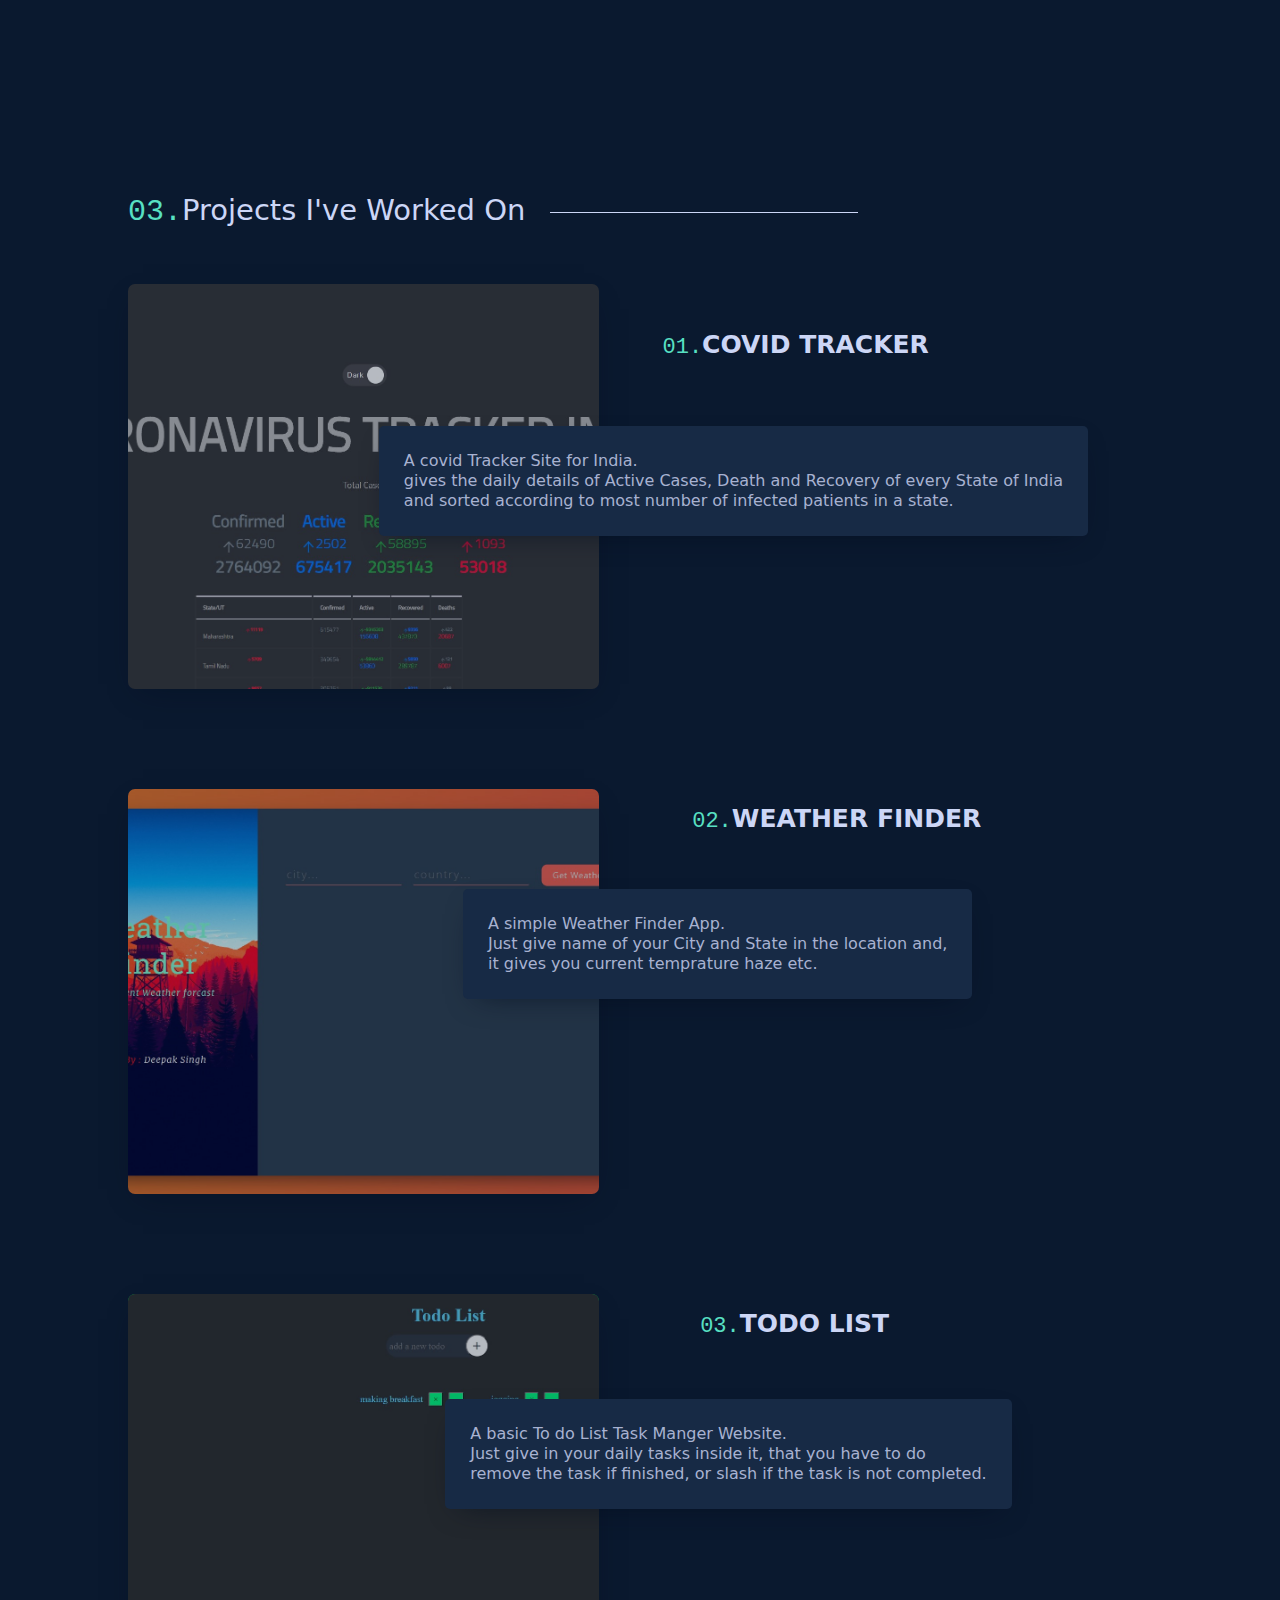
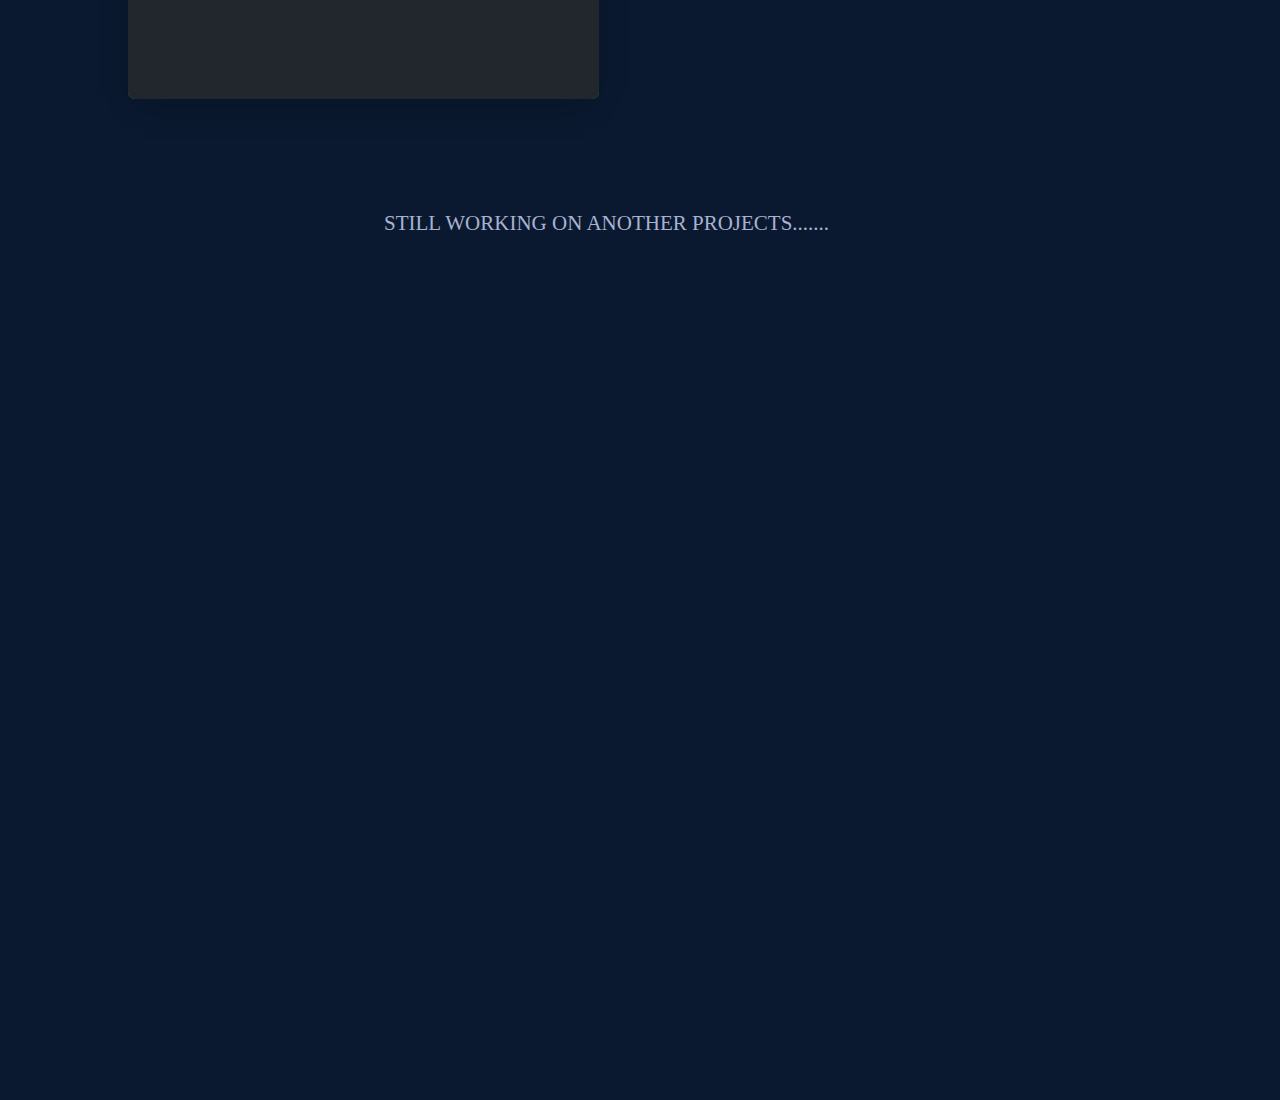
<file: exp.html>
<head>
    <link rel="stylesheet" href="exp.css">
</head>

<body>

    <div class="project">
        <div class="nav"></div>
        <div class="main">
            <div class="head">Projects I've Worked On</div>

            <div class="content">
                <!--Project one-->
                <div class="p1">



                    <a href="https://covid19india19.netlify.app/" class="immg">
                        <img src="3.jpg" />
                    </a>

                    <div class="info">
                        <a href="https://github.com/deepaksing/covidIndiaTracker" class="pname">COVID TRACKER</a>
                        <div class="ddetails">
                            A covid Tracker Site for India. <br/>gives the daily details of Active Cases, Death and Recovery of every State of India<br/> and sorted according to most number of infected patients in a state.
                        </div>
                    </div>
                </div>

                <!-- Project two-->

                <div class="p2">



                    <a href="https://vigilant-hamilton-99875f.netlify.app/" class="immg">
                        <img src="2.jpg" />
                    </a>

                    <div class="info2">
                        <a href="https://github.com/deepaksing/weatherFinder" class="pname2">WEATHER FINDER</a>
                        <div class="ddetails2">
                            A simple Weather Finder App. <br/>Just give name of your City and State in the location and, <br/> it gives you current temprature haze etc.
                        </div>
                    </div>
                </div>

                <!-- Project three-->


                <div class="p3">



                    <a href="https://xenodochial-allen-73bab9.netlify.app/" class="immg">
                        <img src="1.jpg" />
                    </a>

                    <div class="info3">
                        <a href="https://github.com/deepaksing/todo" class="pname3">TODO LIST</a>
                        <div class="ddetails3">
                            A basic To do List Task Manger Website. <br/>Just give in your daily tasks inside it, that you have to do <br/> remove the task if finished, or slash if the task is not completed.
                        </div>
                    </div>
                </div>

                <div class="more">
                    STILL WORKING ON ANOTHER PROJECTS.......
                </div>

            </div>
        </div>
    </div>
</body>

</html>
</file>
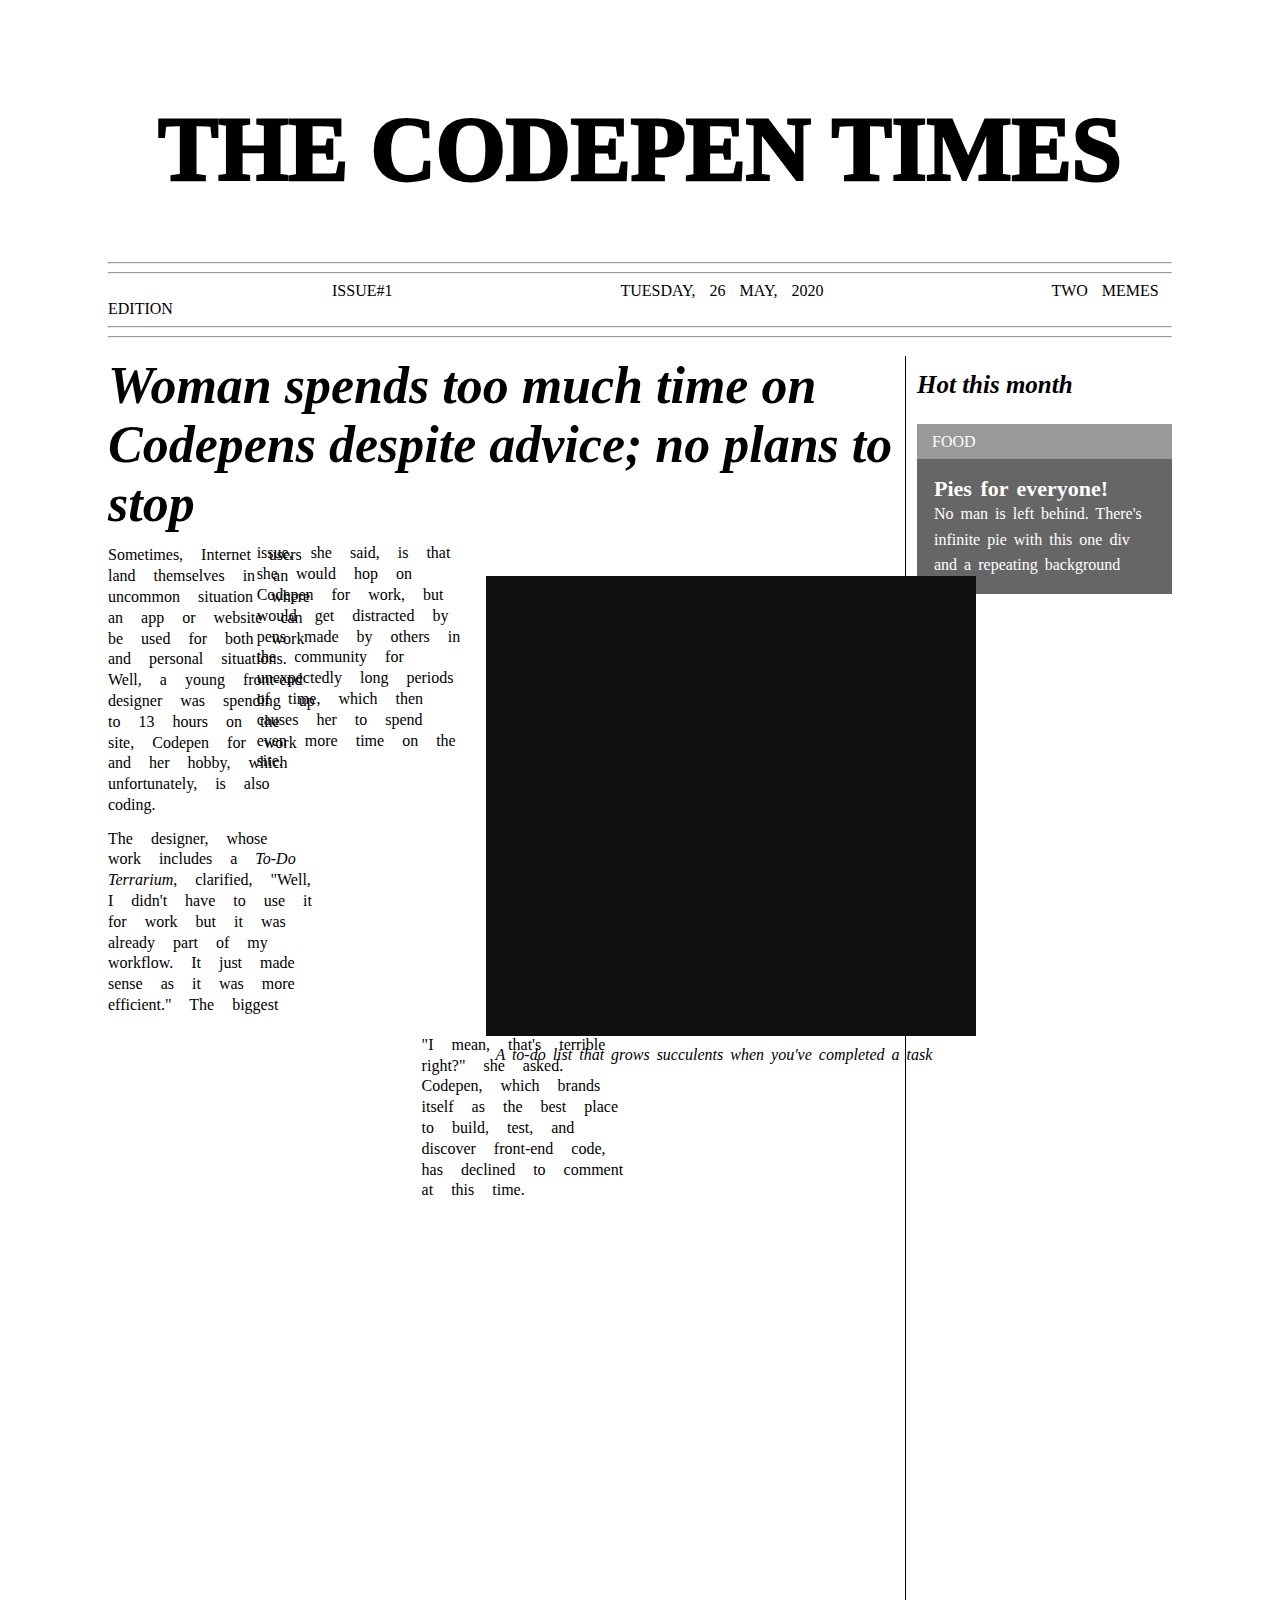
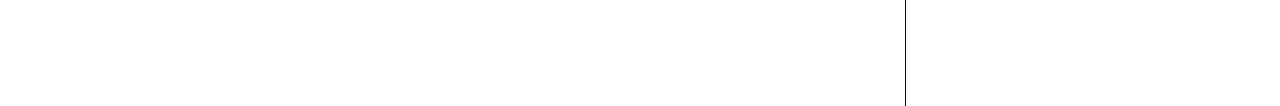
<file: exper.html>
<!DOCTYPE html>
<html lang="en">
<head>
    <meta charset="UTF-8">
    <meta name="viewport" content="width=device-width, initial-scale=1.0">
    <link rel="stylesheet" href="exper.css">
    <title>Experience</title>
</head>
<body>
    <div="main_contenet">
        <h1 class="papername">THE CODEPEN TIMES</h1>

<hr>
<hr>
        <div class="abc">
            <p class="issue">ISSUE#1</p>
            <p class="date" style="word-spacing: 10px">TUESDAY, 26 MAY, 2020</p>
            <p class="edition" style="word-spacing: 10px">TWO MEMES EDITION</p>
        </div>
<hr>
<hr>
        <div class="left_col1">
            <h1 class="main_heading">Woman spends too much time on Codepens despite advice; no plans to stop</h1>

            <div class="sub">
                <p class="p1">Sometimes, Internet users land themselves in an uncommon situation where an app or website can be used for both work and personal situations. Well, a young front-end designer was spending up to 13 hours on the site, Codepen for work and her hobby, which unfortunately, is also coding.</p>
                <p class="p2">The designer, whose work includes a <em>To-Do Terrarium</em>, clarified, "Well, I didn't have to use it for work but it was already part of my workflow. It just made sense as it was more efficient." The biggest</p>
                <p class="P"> issue, she said, is that she would hop on Codepen for work, but would get distracted by pens made by others in the community for unexpectedly long periods of time, which then causes her to spend even more time on the site.</p>
                <p class="p3">"I mean, that's terrible right?" she asked. Codepen, which brands itself as the best place to build, test, and discover front-end code, has declined to comment at this time.</p>
            </div>
    
            <div class="img_con">
                <div class="img"></div>
                <div class="img_detail" style="font-style: italic; padding:10px; padding-left: 9px; word-spacing: 3px">A to-do list that grows succulents when you've completed a task</div>
            </div>
        </div>

        <div class="right_col1">
            <h3 style="font-style:italic; font-size: 25px;">Hot this month</h3>
            <div style= "word-spacing: 3px; height: 170px; width: 255px; color:white; padding:17px; line-height: 1.6rem; background-color: #666666">
                <div style="position: relative; left: -17px; top: -17px; width:255px; height: 35px; padding: 5px;
                padding-left: 15px; background-color: #999999">FOOD</div>
                <div style="font-size: 22px; font-weight: 600">Pies for everyone!</div>
                No man is left behind. There's<br>
                infinite pie with this one div<br>
                and a repeating background
            </div>
        </div>

</body>
</html>
</file>
<file: exp.css>
* {
    margin: 0;
    padding: 0;
    box-sizing: border-box;
}

.project {
    position: relative;
    background: #0A192F;
    height: 300vh;
    width: 100%;
    color: #CCD6F6;
    line-height: 42px;
    word-spacing: 0;
}

.nav {
    height: 7%;
}

.main {
    margin-left: 10%;
    margin-right: 10%;
}

.head {
    font-family: Calibre, "San Francisco", "SF Pro Text", -apple-system, system-ui, BlinkMacSystemFont, Roboto, "Helvetica Neue", "Segoe UI", Arial, sans-serif;
    font-size: 29px;
    font-weight: 500;
    position: relative;
}

.head::before {
    font-family: Calibre, "SF Mono", "Fira Code", "Fira Mono", "Roboto Mono", "Lucida Console", Monaco, monospace;
    font-weight: 400;
    font-size: 30px;
    content: '03.';
    color: #58E0C3;
}

.head::after {
    content: '';
    position: absolute;
    top: 52%;
    border-bottom: 1px solid #CCD6F6;
    margin-left: 25px;
    padding-left: 30%;
}

.content {
    margin-top: 5%;
}

.info {
    position: absolute;
    right: 15%;
    top: 12%;
    font-family: Calibre, "San Francisco", "SF Pro Text", -apple-system, system-ui, BlinkMacSystemFont, Roboto, "Helvetica Neue", "Segoe UI", Arial, sans-serif;
    ;
}

.pname {
    position: relative;
    border-radius: 5px;
    margin-left: 40%;
    font-size: 25px;
    font-weight: 600;
    color: #CCD6F6;
    text-decoration: none;
    transition: all ease-in-out 0.6s;
}

.pname:hover {
    cursor: pointer;
    color: #3ff57cc4;
    text-decoration: none;
    transition: all ease-in-out 0.6s;
}

.pname::before {
    font-family: Calibre, "SF Mono", "Fira Code", "Fira Mono", "Roboto Mono", "Lucida Console", Monaco, monospace;
    font-weight: 400;
    font-size: 22px;
    content: '01.';
    color: #58E0C3;
}

.ddetails {
    background-color: #172A45;
    margin-top: 8%;
    box-shadow: rgba(2, 12, 27, 0.7) 0px 10px 30px -15px;
    color: rgb(168, 178, 209);
    border-radius: 5px;
    font-size: 16px;
    line-height: 20px;
    padding: 25px;
}

img {
    height: 15%;
    box-shadow: rgba(2, 12, 27, 0.7) 0px 10px 30px -15px;
    width: 46%;
    border-radius: 7px;
    object-fit: cover;
    background: #04dd4c;
    opacity: .7;
    object-position: center center;
    transition: all ease .6s;
}

img:hover {
    cursor: pointer;
    opacity: 1;
    transition: all ease .6s;
}

.p2 {
    position: relative;
    margin-top: 100px;
}

.info2 {
    position: absolute;
    right: 25%;
    top: 12%;
    font-family: Calibre, "San Francisco", "SF Pro Text", -apple-system, system-ui, BlinkMacSystemFont, Roboto, "Helvetica Neue", "Segoe UI", Arial, sans-serif;
    ;
}

.pname2 {
    position: absolute;
    left: 60%;
    width: 300px;
    border-radius: 5px;
    margin-top: -40px;
    font-size: 25px;
    font-weight: 600;
    color: #CCD6F6;
    text-decoration: none;
    transition: all ease-in-out 0.6s;
}

.pname2:hover {
    cursor: pointer;
    color: #3ff57cc4;
    text-decoration: none;
    transition: all ease-in-out 0.6s;
}

.pname2::before {
    font-family: Calibre, "SF Mono", "Fira Code", "Fira Mono", "Roboto Mono", "Lucida Console", Monaco, monospace;
    font-weight: 400;
    font-size: 22px;
    content: '02.';
    color: #58E0C3;
}

.ddetails2 {
    position: relative;
    left: 15%;
    margin-top: 10%;
    background-color: #172A45;
    box-shadow: rgba(2, 12, 27, 0.7) 0px 10px 30px -15px;
    color: rgb(168, 178, 209);
    border-radius: 5px;
    font-size: 16px;
    line-height: 20px;
    padding: 25px;
}

.p3 {
    position: relative;
    margin-top: 100px;
}

.info3 {
    position: absolute;
    right: 22%;
    top: 12%;
    font-family: Calibre, "San Francisco", "SF Pro Text", -apple-system, system-ui, BlinkMacSystemFont, Roboto, "Helvetica Neue", "Segoe UI", Arial, sans-serif;
    ;
}

.pname3 {
    position: absolute;
    left: 60%;
    width: 400px;
    border-radius: 5px;
    margin-top: -40px;
    font-size: 25px;
    font-weight: 600;
    color: #CCD6F6;
    text-decoration: none;
    transition: all ease-in-out 0.6s;
}

.pname3:hover {
    cursor: pointer;
    color: #3ff57cc4;
    text-decoration: none;
    transition: all ease-in-out 0.6s;
}

.pname3::before {
    font-family: Calibre, "SF Mono", "Fira Code", "Fira Mono", "Roboto Mono", "Lucida Console", Monaco, monospace;
    font-weight: 400;
    font-size: 22px;
    content: '03.';
    color: #58E0C3;
}

.ddetails3 {
    position: relative;
    left: 15%;
    margin-top: 10%;
    background-color: #172A45;
    box-shadow: rgba(2, 12, 27, 0.7) 0px 10px 30px -15px;
    color: rgb(168, 178, 209);
    border-radius: 5px;
    font-size: 16px;
    line-height: 20px;
    padding: 25px;
}

.more {
    font-family: 'Pangolin', cursive;
    color: rgb(168, 178, 209);
    font-size: 21px;
    font-weight: 300;
    margin-top: 10%;
    margin-left: 25%;
}
</file>
<file: exper.css>
* {
    box-sizing: border-box;
}

body{
    padding: 100px;
    padding-top: 30px;
}

p {
    word-spacing: 14px;
}

.papername {
    font: 90px "Playfair Display SC";
    font-weight: 1000;
	text-align: center;
}

.abc p {
    display: inline;
    padding-left: 14em;
}

.left_col1 {
    width: 75%;
    padding-top: 0px;
    margin-top: 10px;
    height: 1350px;
    float:left;
    border-right: 1px solid black;  
}

.main_heading {
    margin-top: 0;
    font-family: var(--font-title);
    font-size: 52px;
    font-style: italic;
    text-align: left;
    margin-bottom: 0.8rem;
   
}

.sub {
    width: 45%;
    height: 490px;
}

.left_col1 p {
    margin: 0;
    margin-bottom: 0.8rem;
    line-height: 1.3;
    width: 210px;
}

.left_col1 .P {
    float: right;
    position:relative;
    top: -99%;
}

.left_col1 .p3 {
    float: right;
    position: relative;
    left: 46%;
    top: -48%;

}

.img_con {
    position: absolute;
    left: 38%;
    top: 64%;
}

.left_col1 .img {
    background-color: #111;
    width: 490px;
    height: 460px;   
}

.right_col1 {
    padding-left: 7%
    width: 25%;
    float: right;
}
</file>
